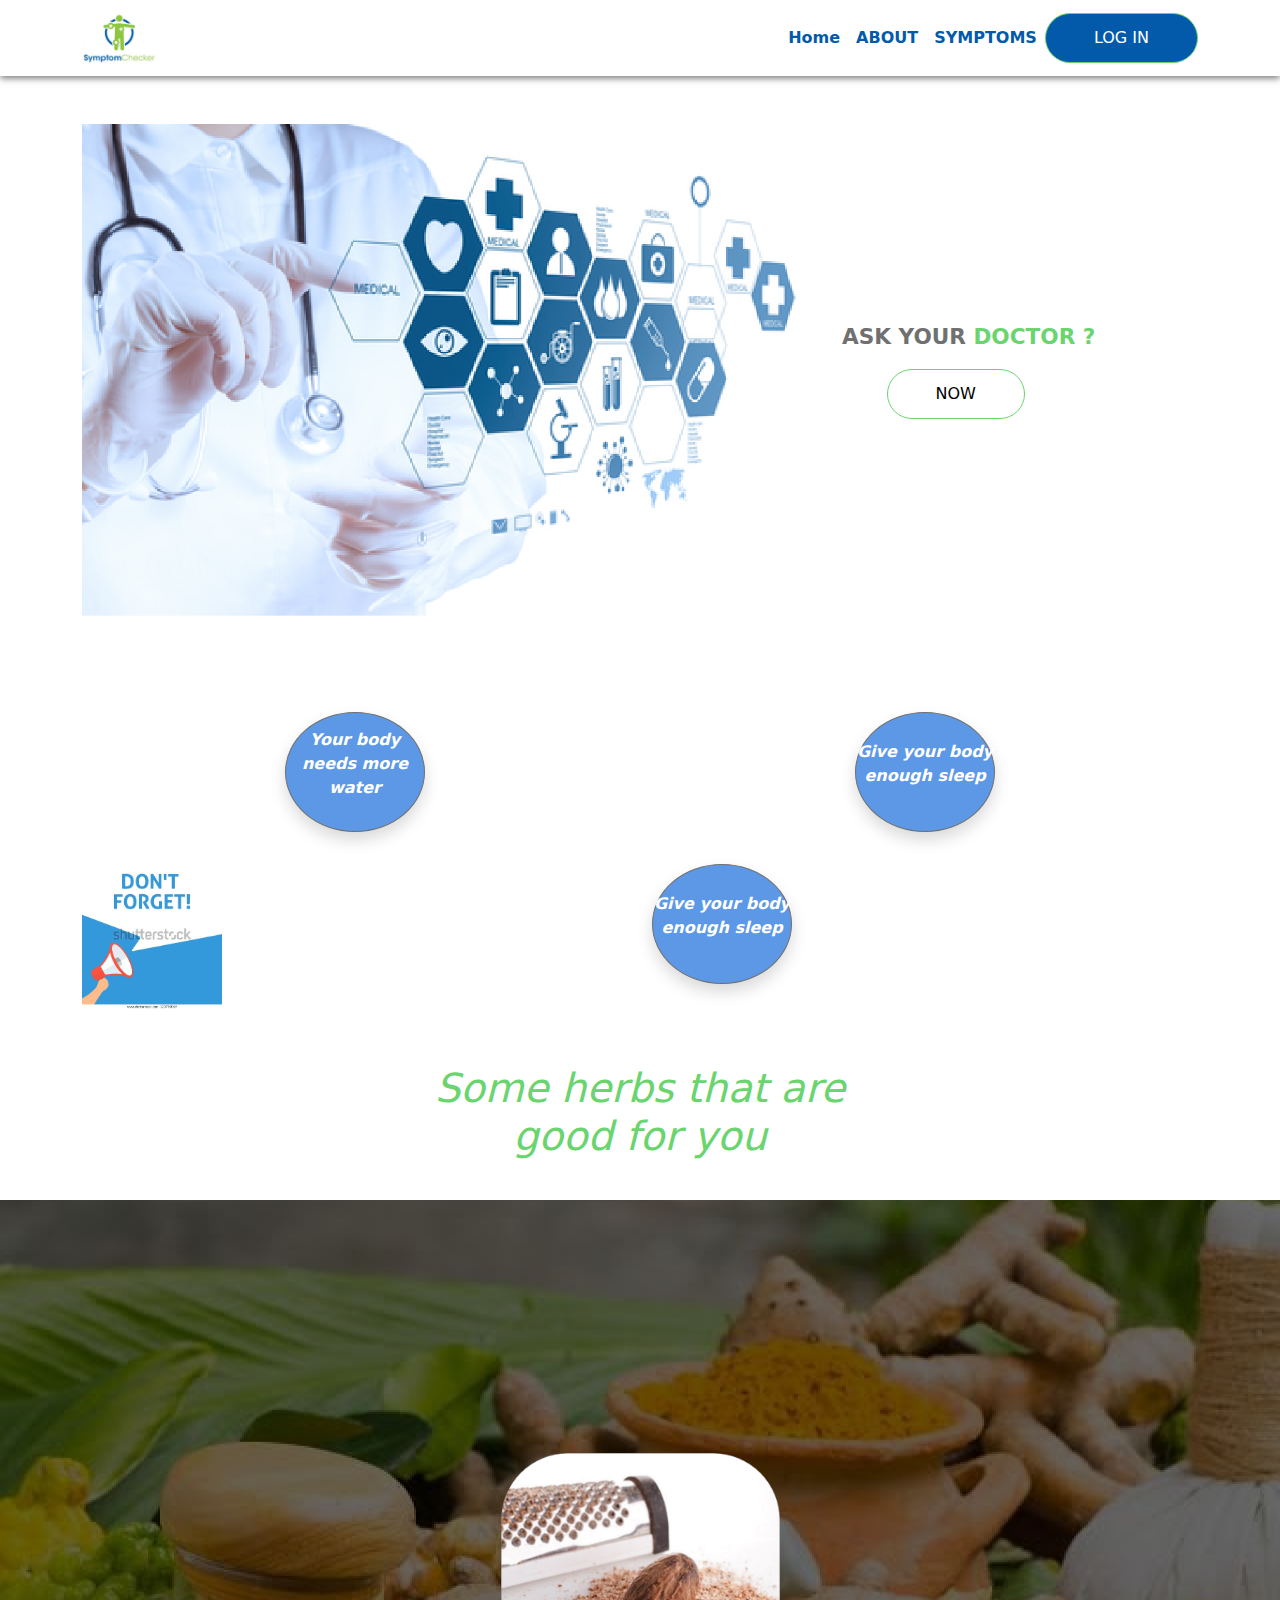
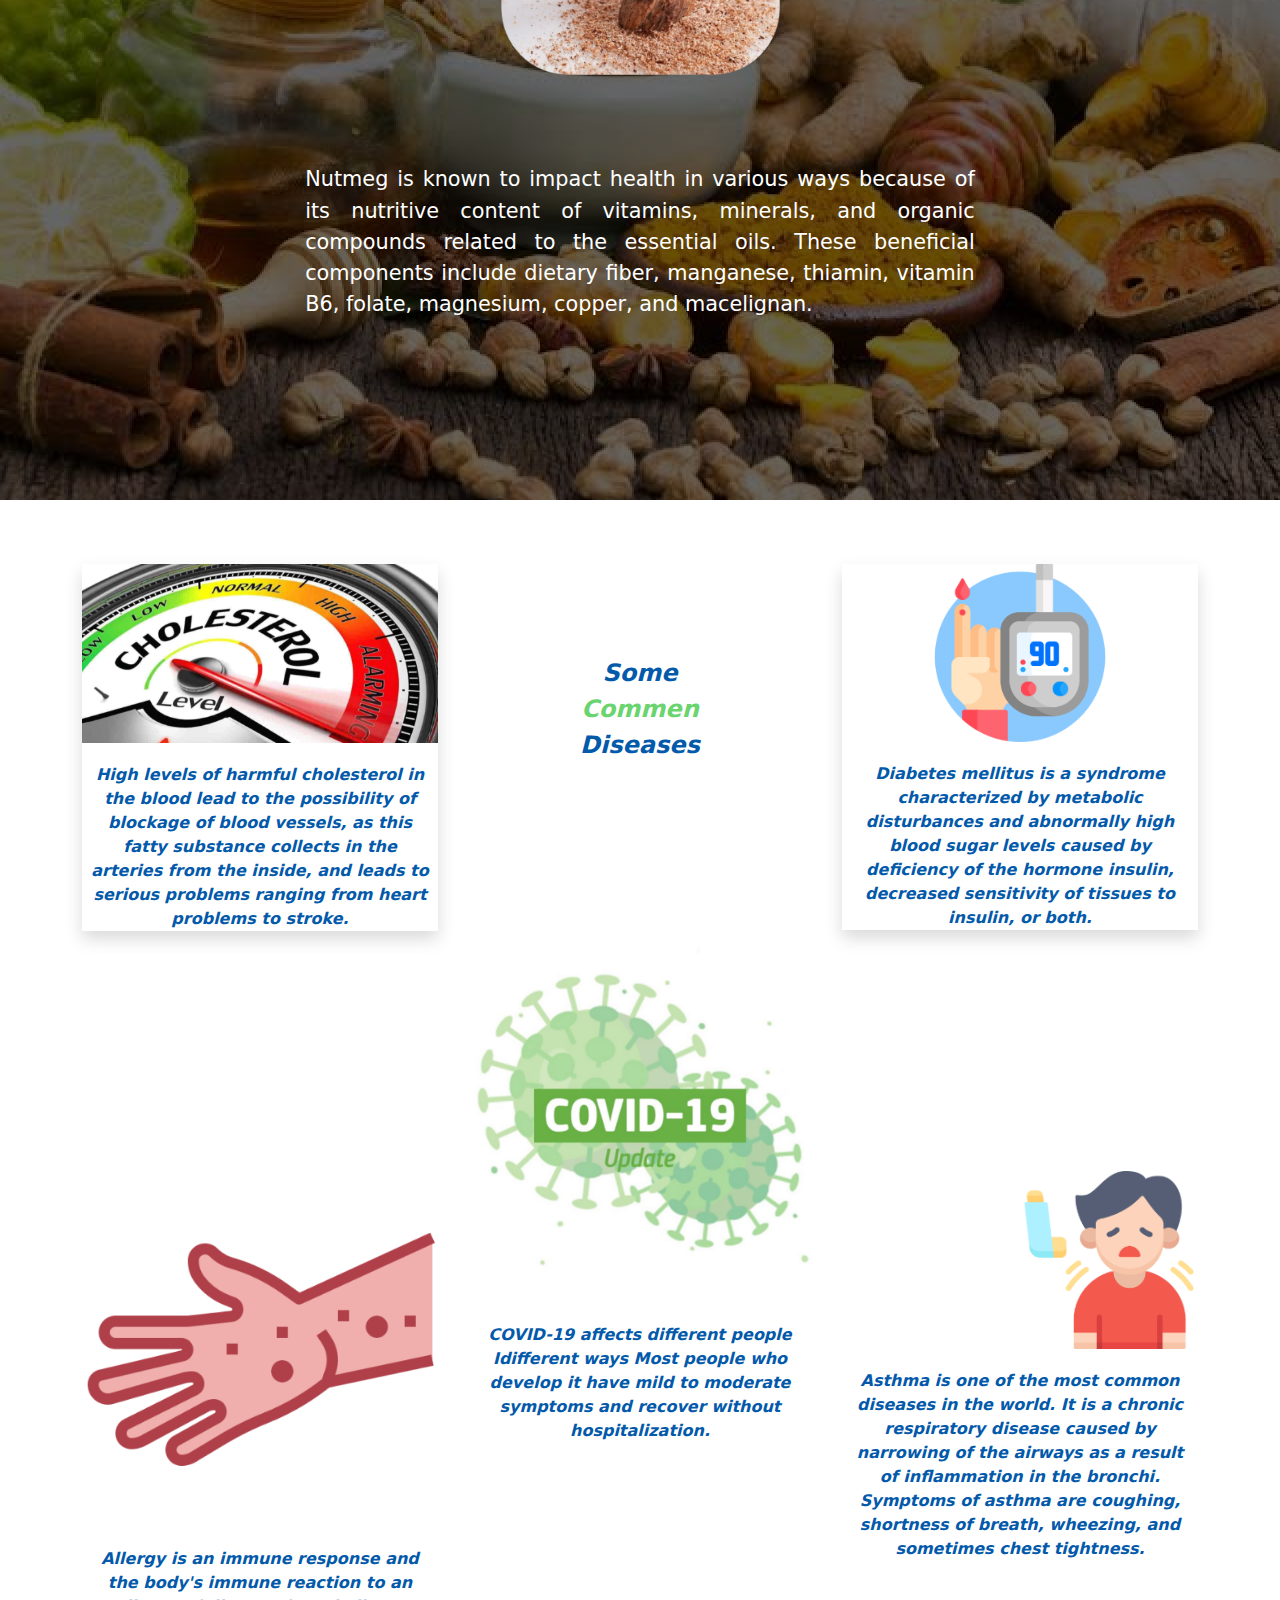
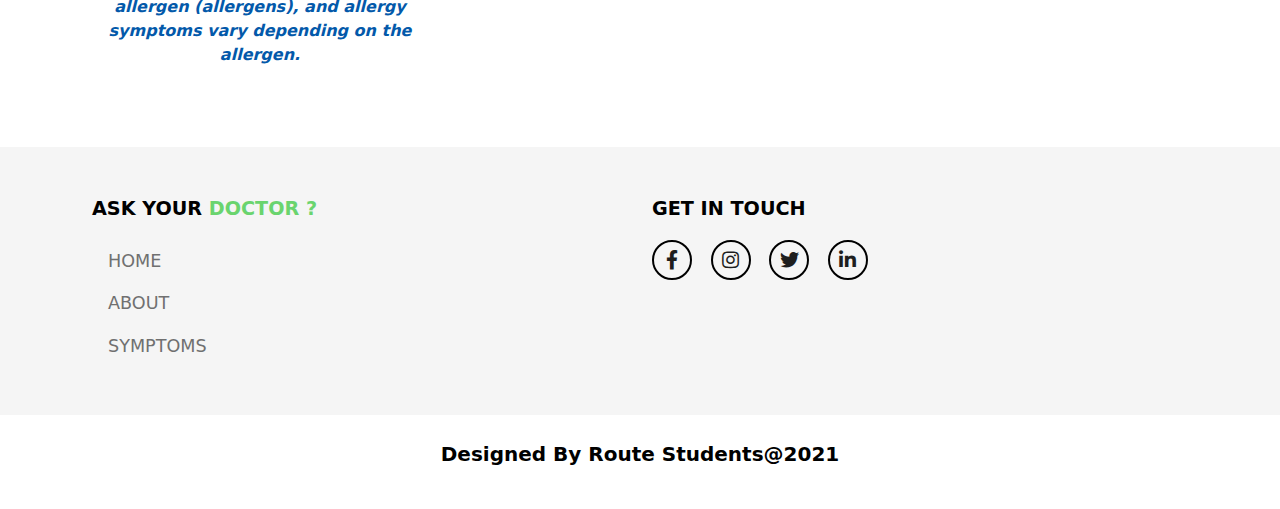
<file: index.html>
<!DOCTYPE html>
<html lang="en">

<head>
    <meta charset="UTF-8">
    <meta http-equiv="X-UA-Compatible" content="IE=edge">
    <meta name="viewport" content="width=device-width, initial-scale=1.0">
    <title>Ask Your Doctor </title>
    <link rel="stylesheet" href="css/bootstrap.min.css">
    <link rel="stylesheet" href="css/all.min.css">
    <link rel="stylesheet" href="css/style.css">
</head>

<body>

    <nav class="navbar navbar-expand-lg navbar-light ">
        <div class="container">
          <a class="navbar-brand" href="#"><img src="img/logo.png" alt=""></a>
          <button class="navbar-toggler" type="button" data-bs-toggle="collapse" data-bs-target="#navbarSupportedContent" aria-controls="navbarSupportedContent" aria-expanded="false" aria-label="Toggle navigation">
            <span class="navbar-toggler-icon"></span>
          </button>
          <div class="collapse navbar-collapse" id="navbarSupportedContent">
            <ul class="navbar-nav ">
              <li class="nav-item">
                <a  id="home" class="nav-link active" aria-current="page" >Home</a>
              </li>
              <li class="nav-item">
                <a id="about" class="nav-link active" aria-current="page" >ABOUT</a>
              </li>
              <li class="nav-item">
                <a class="nav-link active" aria-current="page" href="#">SYMPTOMS</a>
              </li>
             
              <li class="nav-item">
               <button id="logIn"  class="btnhome">LOG IN</button> 
              </li>
              
             
             
            </ul>
            
          </div>
        </div>
      </nav>



    <section class="two">
        <div class="container">
            <div class="row g">
                <div class="col-md-8">
                    <div class="photo ">
                        <img src="img/healthcareit_0727.png" alt="" class="w-100">
                    </div>

                </div>
                <div class="col-md-4">
                    <div class="item">
                        <p>ASK YOUR <span> DOCTOR ?</span> </p>
                        <button  id="now"> <a href="login.html"></a>  NOW</button>
                    </div>

                </div>
            </div>
        </div>
    </section>

    <section class="devices">
        <div class="container">
            <div class="row">

                <div class="col-md-6">
                    <div class="devicesContent">
                        <div class="shadow" >
                            <p>Your body needs more water</p>
                        </div>

                    </div>
                </div>

                <div class="col-md-6">
                    <div class="devicesContent">
                        <div class="shadow" >
                            <p>Give your body enough sleep</p>
                        </div>
                    </div>
                </div>

            </div>

            <div class="row">

                <div class="col-md-6">
                    <div class="devicesContent1">
                        <div>
                            <img src="img/5.png" alt="" style="width: 140px ;">
                        </div>

                    </div>
                </div>

                <div class="col-md-6 ">
                    <div class="devicesContent devicesContent1 justify-content-start ">
                        <div class="shadow">
                            <p>Give your body enough sleep</p>
                        </div>
                    </div>
                </div>

            </div>
        </div>
    </section>


    <section>

        <h2 class="fs-1 text-center">
            Some herbs that are <br> good for you
        </h2>
        <div class="homephoto">

            <div class="container">

                
                <div class="row">

                    <div class="col-md-12">
                        <div class="photoabove">
                            <img src="img/3.png" alt="">
                        </div>
                    </div>

                </div>


                <div class="row">

                    <div class="  col-md-12 ">
                        <div class="homephotoContent ">
                            <p>Nutmeg is known to impact health in various ways because of its nutritive content of
                                vitamins,
                                minerals, and organic compounds related to the essential oils. These beneficial
                                components
                                include
                                dietary fiber, manganese, thiamin, vitamin B6, folate, magnesium, copper, and
                                macelignan.</p>
                        </div>
                    </div>
                </div>
            </div>

        </div>
    </section>


    <section class="info">
        <div class="container">
            <div class="row">
                <div class="col-md-4">
                    <div class="rowinfo1 shadow">
                        <img src="img/NoPath - Copy (2).png" alt=""class="w-100">

                        <p class="text-center px-2" >High levels of harmful cholesterol in the blood lead to the possibility of blockage of blood vessels, as this fatty substance collects in the arteries from the inside, and leads to serious problems ranging from heart problems to stroke. </p>
                    </div>
                </div>
                <div class="col-md-4">
                    <div class="rowinfo1 dif  ">
                        <p class="text-center px-2"> Some <br><span>Commen<br></span> Diseases</p>

                    </div>
                </div>
                <div class="col-md-4">
                    <div class="rowinfo1 shadow  ">
                        <div class="text-center">
                            <img src="img/glucose-meter.png" alt="" class="w-50 ">
                        </div>
                        
                        <p  class="text-center px-2">Diabetes mellitus is a syndrome characterized by metabolic disturbances and abnormally high blood sugar levels caused by deficiency of the hormone insulin, decreased sensitivity of tissues to insulin, or both.</p>

                    </div>
                </div>
            </div>


            <div class="row">

                <div class="col-md-4">
                    <div class="rowinfo1 item1  ">
                        <img src="img/rash.png" alt=""class="w-100">

                        <p class="text-center px-2"  >Allergy is an immune response and the body's immune reaction to an allergen (allergens), and allergy symptoms vary depending on the allergen. </p>
                    </div>
                </div>

                <div class="col-md-4">
                    <div class="rowinfo1 ">
                        <img src="img/NoPath.png" alt="" class="w-100">
                        <p  class="text-center px-2" >COVID-19 affects different people Idifferent ways Most people who develop it have mild to moderate  symptoms and recover without hospitalization.</p>
                    </div>
                </div>

                <div class="col-md-4">
                    <div class="rowinfo1 item1">
                        <div class=" text-end">
                            <img src="img/asthma.png" alt="" class="w-50">
                        </div>
                        <p class="text-center px-2" >Asthma is one of the most common diseases in the world. It is a chronic respiratory disease caused by narrowing of the airways as a result of inflammation in the bronchi. Symptoms of asthma are coughing, shortness of breath, wheezing, and sometimes chest tightness.</p>
                    </div>
                </div>

            </div>
        </div>

    </section>





    <footer>

        <div class="data">

            <div class="container">

                <div class="row">

                    <div class="col-md-6">
                        <div class="links">

                            <p>ASK YOUR <span> DOCTOR ?</span></p>
                            <ul class="list-group list-group-flush">
                                <li class="list-group-item"><a href="#">HOME</a></li>
                                <li class="list-group-item"><a href="about.html">ABOUT</a></li>
                                <li class="list-group-item"><a href="#">SYMPTOMS</a></li>


                            </ul>
                        </div>
                    </div>

                    <div class="col-md-5">
                        <div class="socialIcons">
                            <p>GET IN TOUCH</p>
                            <span><a href="#"><i class="fab fa-facebook-f"></i></a></span>
                            <span><a href="#"><i class="fab fa-instagram"></i></a></span>
                            <span><a href="#"><i class="fab fa-twitter"></i></a></span>
                            <span><a href="#"><i class="fab fa-linkedin-in"></i></a></span>

                        </div>
                    </div>

                </div>


            </div>

        </div>


        <div class="endfooter p-4">
            <p class="text-center fs-5 fw-bolder">Designed By Route Students@2021</p>
        </div>
    </footer>

    <script src="js/bootstrap.bundle.min.js"></script>
    <script src="js/home.js"></script>

</body>

</html>
</file>
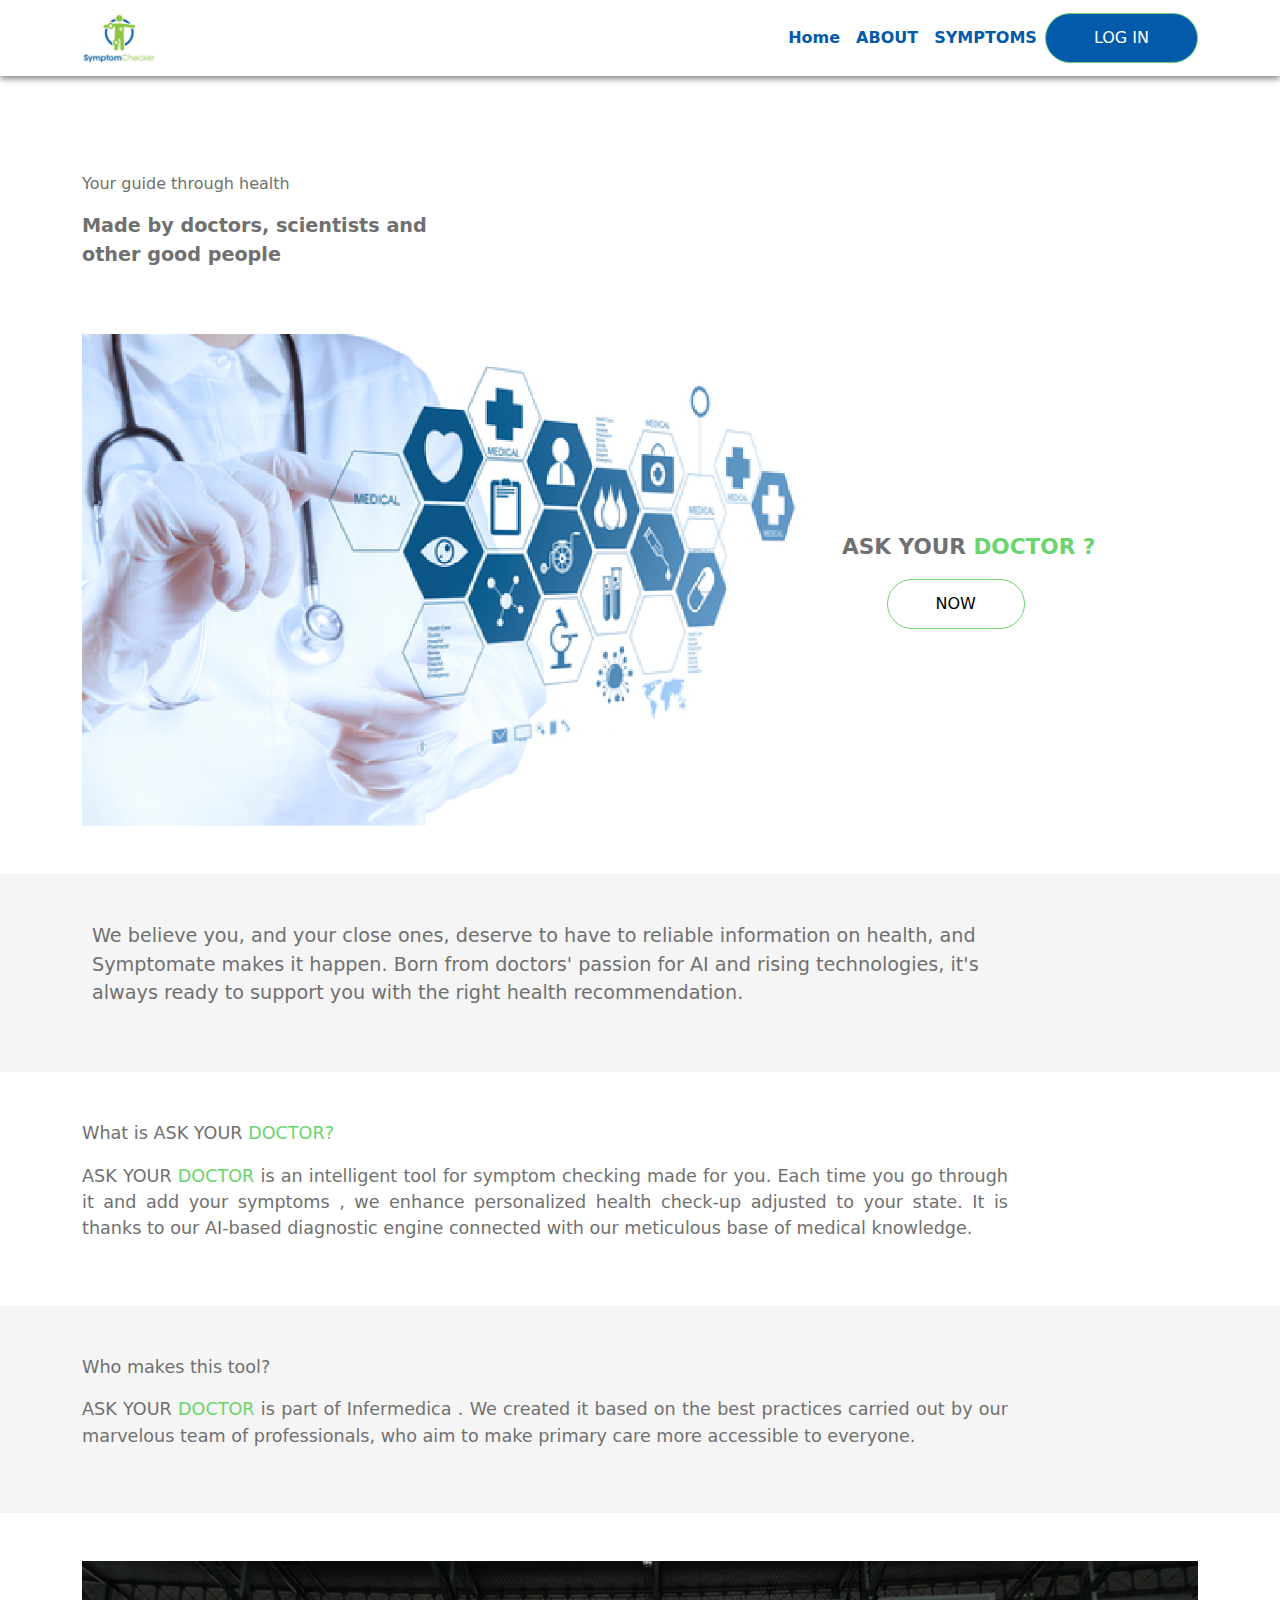
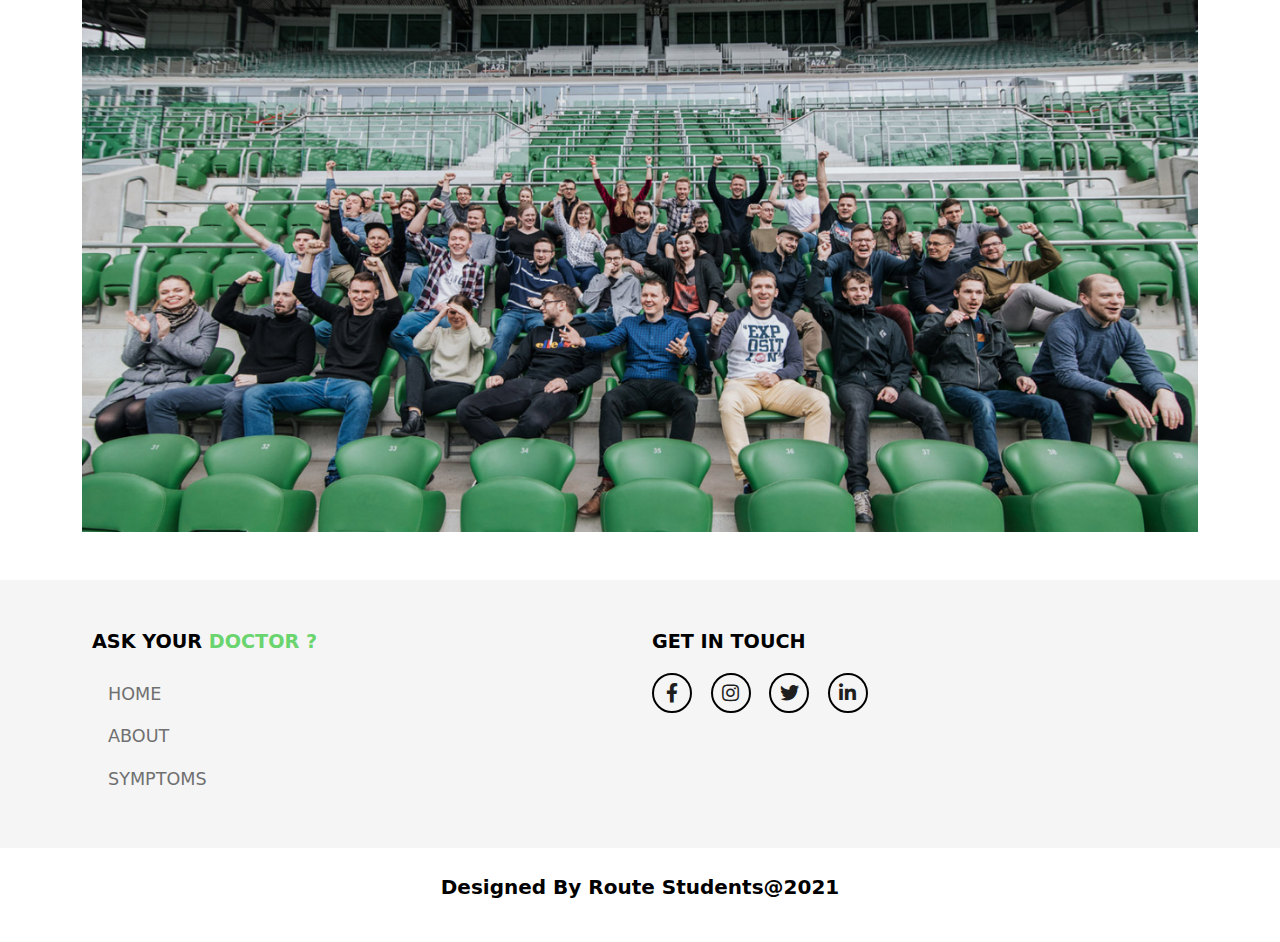
<file: about.html>
<!DOCTYPE html>
<html lang="en">

<head>
  <meta charset="UTF-8">
  <meta http-equiv="X-UA-Compatible" content="IE=edge">
  <meta name="viewport" content="width=device-width, initial-scale=1.0">
  <title>About</title>
  <link rel="stylesheet" href="css/bootstrap.min.css">
  <link rel="stylesheet" href="css/all.min.css">
  <link rel="stylesheet" href="css/style.css">
</head>

<body>


  <nav class="navbar navbar-expand-lg navbar-light ">
    <div class="container">
      <a class="navbar-brand" href="#"><img src="img/logo.png" alt=""></a>
      <button class="navbar-toggler" type="button" data-bs-toggle="collapse" data-bs-target="#navbarSupportedContent" aria-controls="navbarSupportedContent" aria-expanded="false" aria-label="Toggle navigation">
        <span class="navbar-toggler-icon"></span>
      </button>
      <div class="collapse navbar-collapse" id="navbarSupportedContent">
        <ul class="navbar-nav ">
          <li class="nav-item">
            <a class="nav-link active" aria-current="page" href="index.html">Home</a>
          </li>
          <li class="nav-item">
            <a class="nav-link active" aria-current="page" href="about.html">ABOUT</a>
          </li>
          <li class="nav-item">
            <a class="nav-link active" aria-current="page" href="#">SYMPTOMS</a>
          </li>
         
          <li class="nav-item">
           <button class="btnhome">LOG IN</button> 
          </li>
          
         
         
        </ul>
        
      </div>
    </div>
  </nav>


  <section class="two">
    <div class="container">

      <div class="row">
        <div class="col-md-6">
          <div class="content">
            <p>Your guide through health</p>
            <p class="bold">Made by doctors, scientists and <br>other good people</p>
          </div>

        </div>
      </div>

      <div class="row g">
        <div class="col-md-8">
          <div class="photo ">
            <img src="img/healthcareit_0727.png" alt="" class="w-100">
          </div>

        </div>
        <div class="col-md-4">
          <div class="item">
            <p>ASK YOUR <span> DOCTOR ?</span> </p>
            <button>NOW</button>
          </div>

        </div>
      </div>
    </div>

  </section>


  <section class="three">
    <div class="container">

      <div class="row">
        <div class="col-md-10 ">
          <div class="contentThree">
            <p>We believe you, and your close ones, deserve to have to reliable information on health, and Symptomate
              makes it happen. Born from doctors' passion for AI and rising technologies, it's always ready to support
              you with the right health recommendation.</p>
          </div>
        </div>
      </div>

    </div>
  </section>

  <section class="four">
    <div class="container">
      <div class="row">
        <div class="col-md-10">
          <div class="conentFour">
            <p>What is ASK YOUR <span>DOCTOR?</span> </p>
            <p>ASK YOUR <span>DOCTOR</span> is an intelligent tool for symptom checking made for you. Each time you go
              through it and add your symptoms , we enhance personalized health check-up adjusted to your state. It is
              thanks to our AI-based diagnostic engine connected with our meticulous base of medical knowledge. </p>
          </div>
        </div>
      </div>
    </div>

  </section>

  <section class="five">
    <div class="container">
      <div class="row">
        <div class="col-md-10">
          <div class="conentFive">
            <p>Who makes this tool? </p>
            <p>ASK YOUR <span>DOCTOR </span> is part of Infermedica . We created it based on the best practices carried
              out by our marvelous team of professionals, who aim to make primary care more accessible to everyone.
            </p>
          </div>
        </div>
      </div>
    </div>

  </section>

  <section class="imgteam ">
    <div class="container">
      <div class="row">
        <div class="col-md-12">
          <div class="image">
            <img src="img/2.png" alt="" class="w-100">
          </div>
        </div>
      </div>
    </div>

  </section>

  <footer>

    <div class="data">

      <div class="container">

        <div class="row">

          <div class="col-md-6">
            <div class="links">

              <p>ASK YOUR <span> DOCTOR ?</span></p>
              <ul class="list-group list-group-flush">
                <li class="list-group-item"><a href="index.html">HOME</a></li>
                <li class="list-group-item"><a href="#">ABOUT</a></li>
                <li class="list-group-item"><a href="#">SYMPTOMS</a></li>


              </ul>
            </div>
          </div>

          <div class="col-md-5">
            <div class="socialIcons">
              <p>GET IN TOUCH</p>
              <span><a href="#"><i class="fab fa-facebook-f"></i></a></span>
              <span><a href="#"><i class="fab fa-instagram"></i></a></span>
              <span><a href="#"><i class="fab fa-twitter"></i></a></span>
              <span><a href="#"><i class="fab fa-linkedin-in"></i></a></span>

            </div>
          </div>

        </div>


      </div>

    </div>


    <div class="endfooter p-4">
      <p class="text-center fs-5 fw-bolder">Designed By Route Students@2021</p>
    </div>
  </footer>





  <script src="js/"></script>
  <script src="js/main.js"></script>

</body>

</html>
</file>
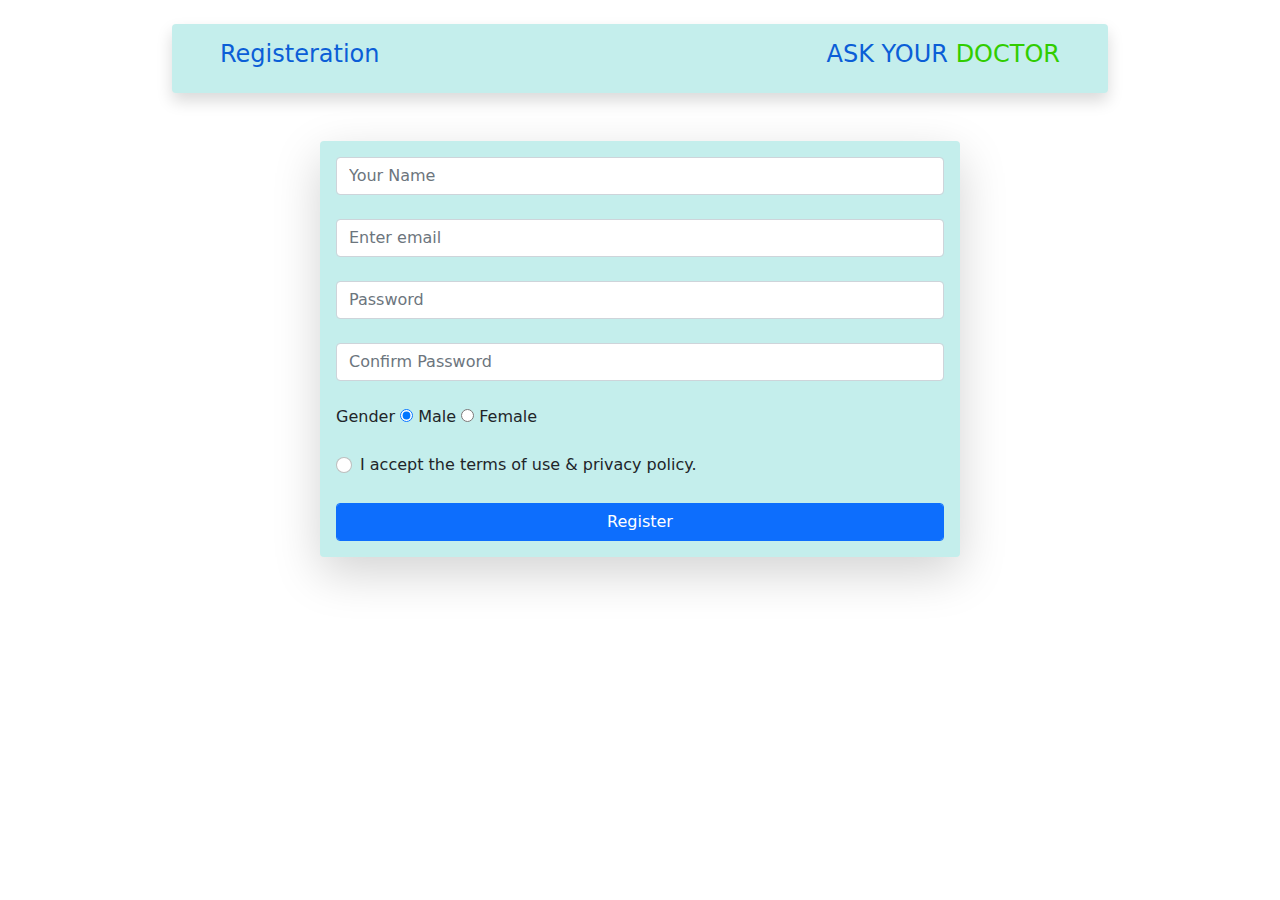
<file: signup.html>
<html>

    <head>
        <meta charset="utf-8">
        <meta content="width=device-width, initial-scale=1.0" name="viewport">
        <title>Registeration</title>
        <meta content="" name="descriptison">
        <meta content="" name="keywords">
        <link rel="stylesheet" href="css/bootstrap.min.css">
        <link rel="stylesheet" href="css/all.min.css">
        <link rel="stylesheet" href="css/main.css">
    </head>
    <body>
        <div class="signup py-4">
            <div class="container w-75 ">
                <div class="row ">
                    <div class="col-xl-12 col-md-12 col-sm-12">
                        <div class="signup-head d-flex px-5 py-3 shadow rounded ">
                            <h4>Registeration</h4>
                            <h4>ASK YOUR <span>DOCTOR</span></h4>
                        </div>
                    </div>
                </div>
            </div>
            <div class="signup-info container w-50 my-5 shadow-lg p-3 mb-5 rounded ">
            <div class="row justify-content-center">
                <div class="col-xl-12 col-md-6 col-sm-12">
                            <div class="form-group">
                                <input type="text" name="name" class="form-control" id="name" name="username" placeholder="Your Name">
                            </div><br>
                            <div class="form-group">
                                <input type="email" class="form-control" name="Email" placeholder="Enter email" required>
                            </div><br>
                            <div class="form-group">
                                <input id="password-field" type="password" class="form-control" name="password" placeholder="Password" required>
                            </div><br>
                            <div class="form-group">
                                <input id="password-field" type="password" class="form-control" placeholder="Confirm Password" required>
                            </div><br>
                            <div class="form-group">
                                <label for="gender">Gender</label>
                                <input type="radio" value="Male" name="gender" checked> Male   
                                <input type="radio" value="Female" name="gender"> Female   
                            </div><br>
                            <div class="form-check">
                                <input class="form-check-input" type="radio" name="flexRadioDefault" id="flexRadioDefault1">
                                <label class="form-check-label" for="flexRadioDefault1">
                                    I accept the terms of use & privacy policy.
                                </label>
                            </div>
                            <br>
                            <div class="form-group">
                                <a class="form-control btn btn-primary submit px-3" href="index.html" target="_self" type="submit" role="button"> Register</a>
                            </div>
                        </form>
                    </div>
                </div>
            </div>
    </body>
</file>
<file: css/style.css>
body{
    color: #707070;
    text-decoration: none;
}
nav{
    box-shadow: 0px 2px 7px;
}
nav #navbarSupportedContent{
    justify-content: flex-end;
}

.navbar-brand img{
    width: 75px;
    height:50px
}
.navbar-light .navbar-nav .nav-link.active{
    color: #0359AA;
    font-weight: bold;
}
.nav-item a:hover{
    color: #6AD46E;
}
nav #navbarSupportedContent ul{
    justify-content: space-between;
    align-items: center;
}

.btnhome{
    background-color: #0359AA;
    color: #fff;
    font-size: 1rem;
    margin-left: 0;
}
.btnhome:hover{
    color: #6AD46E;
    background-color: #fff;
}
.two{
    padding: 3rem 0;
}
.two .content{
    padding: 3rem 0;
}
.two .bold{
font-weight: bold;
font-size: 1.2rem;
}
.g {
    align-items: center;
}
span{
    color:  #6AD46E;
}
.item p{
    font-size: 1.35rem;
    font-weight: 600;
}
button{
    border:1px solid #6AD46E;
    background-color: transparent;
    padding: .75rem 3rem;
    border-radius: 1.75rem;
    margin-left: 12.5%;
}

button:hover{
color: #6AD46E;
border:1px solid #12e415;
}

.three ,.five ,.data{
    padding: 3rem 5rem;
    background-color: #c1c1c12b;
}
.three p{
    font-weight: 500;
    font-size: 1.2rem; 
}

.four{
    padding: 3rem 0; 
    font-size: 1.1rem;
    font-weight: 500;
    text-align: justify;
}
.five{
    padding: 3rem 0; 
    font-size: 1.1rem;
    font-weight: 500;
    text-align: justify;
}
.imgteam{
    padding: 3rem 0; 
}
footer{
    color: #000;
}
footer .links ,footer .socialIcons{
    font-size: 1.1rem;
    font-weight: 500;
}
footer .links p ,footer .socialIcons p{
    font-weight: 700;
    font-size: 1.2rem;
}
.list-group-flush>.list-group-item {
    border-width: 0 0 0;
}
 
.list-group-item{
    background-color: transparent;
}
.list-group-item a{
    text-decoration: none;
    color: #707070;
}
.list-group-item a:hover{
    color: #6AD46E;
}
.socialIcons span{
    display: inline-block;
    margin-right: 13px;
    width: 40px;
    height: 40px;
    border-radius: 50%;
    border: 2px solid #000;
    text-align: center;
    transition: all .8s;
  }
  .socialIcons span i{
    color: #1e1e1e;
    font-size: 1.2rem;
    transform: translatey(30%);
  }
  .socialIcons span:hover{
    background-color: #c1c1c12b;
    border: 2px solid #c1c1c12b;
  }
  span:hover i{
    color: #6AD46E;
  }



  /* home page style */

  .devices{
      padding:3rem 0;

  }
  .devices .devicesContent {
    display: flex;
    align-items: center;
    justify-content: space-around;
    padding-bottom: 2rem;
  }
  .devices .devicesContent div{
      width: 140px;
      height: 120px;
      background-color: #5C98E6;
      border-radius: 70%;
      display: flex;
      align-items: center;
     border:1px solid #707070;
   
  }
  .devices .devicesContent div p{
    text-align: center;
    color: #fff;
    font-style: italic;
    font-weight: 700;
  }



  h2{
      color: #6AD46E;
      padding-bottom: 2rem;
   font-style: italic;
  }
  section .homephoto{
      background: linear-gradient(rgba(0, 0, 0, 0.596),rgba(0, 0, 0, 0.596)) , url('../img/homephoto.png');
      background-size: cover;
      background-position: center ;
      height: 100vh;
 display: flex;
 align-items: center;
  }
 
  section .homephoto .photoabove {
      display: flex;
      justify-content: center;
      align-items: center;
      padding: 8% 0;
  }

  section .homephoto .photoabove img{
      width: 25%;
      height: 25%;
  }

  section .homephoto .homephotoContent{
      display: flex;
      justify-content: center;
      align-items: center;
  }

  section .homephoto .homephotoContent p{
      color: #fff;
      font-size: 1.3rem;
      padding: 0 20%;
      text-align: justify;
  }



.info{
      padding:4rem 0;

  }
  .info p{
      text-align: justify;
      color: #0359AA;
      padding-top: 20px;
     font-style: italic;
     font-weight: 700;
    }

 .info .dif{
     font-size: 1.5rem;
     padding: 20% 0;
     }   

     .item1{
         padding-top: 14rem;
     }

  @media screen and (max-width: 767.98px){

    .three ,.five ,.data{
        padding: 3rem 0;
    
    }
    .socialIcons{
        margin-top: 1.3rem;
    }

.two .item{
    margin-left: 25%;
    margin-top: 1.3rem;
}


section .homephoto{
   
    height: 75vh;
}

section .homephoto .photoabove img{
    width: 30%;
    height: 30%;
}
section .homephoto .homephotoContent p{
    color: #fff;
    font-size: 1rem;
    padding: 0 10%;
    text-align: justify;
}
  }

  @media screen and (max-width: 999.98px){

  }
</file>
<file: css/main.css>
*{
    margin: 0;
    padding: 0;
    box-sizing: border-box;
}
.login-head, .signup-head{
    justify-content:space-between;
}
.login-head h4,.signup-head h4{
    color: #0B5ED7;
}
.login-head span, .signup-head span{
    color: #31CD00;
}
.login-head,.login-info, .signup-head, .signup-info
{
    background-color: #c4eeec;
}
.login-logo img {
    width: 100px;
    border-radius: 50%;
  }
</file>
